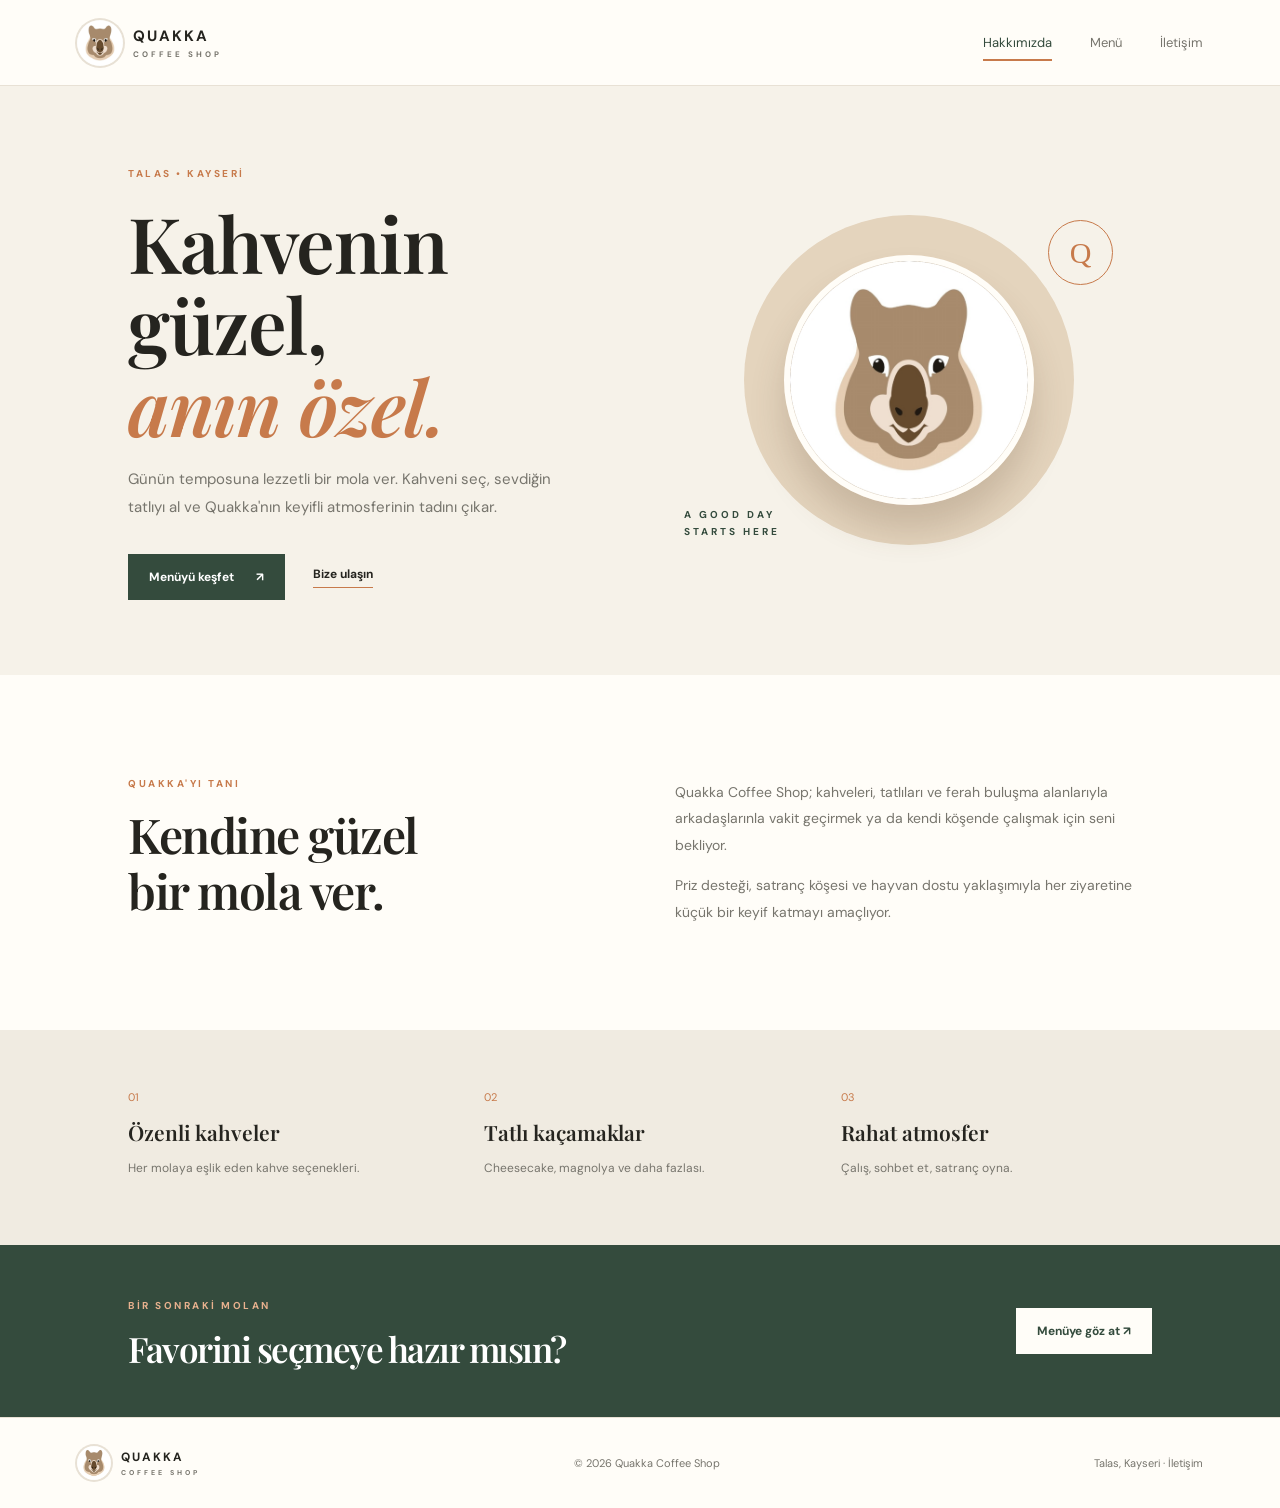
<file: index.html>
<!DOCTYPE html>
<html lang="tr">
<head>
  <meta charset="UTF-8">
  <meta name="viewport" content="width=device-width, initial-scale=1.0">
  <meta name="description" content="Quakka Coffee Shop - Talas, Kayseri. Kahve, tatlı ve keyifli molalar.">
  <title>Quakka Coffee Shop | Hakkımızda</title>
  <link rel="preconnect" href="https://fonts.googleapis.com">
  <link rel="preconnect" href="https://fonts.gstatic.com" crossorigin>
  <link href="https://fonts.googleapis.com/css2?family=DM+Sans:wght@400;500;600;700&family=Playfair+Display:wght@600;700&display=swap" rel="stylesheet">
  <link rel="icon" type="image/png" href="logo.png"><link rel="stylesheet" href="style.css">
</head>
<body>
<header class="site-header">
  <a class="brand" href="index.html"><img class="brand-logo" src="logo.png" alt="Quakka logosu"><span>QUAKKA<small>COFFEE SHOP</small></span></a>
  <button class="menu-toggle" aria-label="Menüyü aç" aria-expanded="false">☰</button>
  <nav class="nav">
    <a class="active" href="index.html">Hakkımızda</a>
    <a href="menu.html">Menü</a>
    <a href="contact.html">İletişim</a>
  </nav>
</header>
<main>
  <section class="hero">
    <div class="hero-copy">
      <span class="eyebrow">TALAS • KAYSERİ</span>
      <h1>Kahvenin güzel,<br><em>anın özel.</em></h1>
      <p>Günün temposuna lezzetli bir mola ver. Kahveni seç, sevdiğin tatlıyı al ve Quakka'nın keyifli atmosferinin tadını çıkar.</p>
      <div class="hero-actions"><a class="btn btn-primary" href="menu.html">Menüyü keşfet <span>↗</span></a><a class="text-link" href="contact.html">Bize ulaşın</a></div>
    </div>
    <div class="hero-art" role="img" aria-label="Kahve ve sıcak kafe atmosferi">
      <div class="art-circle"></div><img class="hero-logo" src="logo.png" alt="Quakka logosu">
      <span class="art-note">A GOOD DAY<br>STARTS HERE</span>
      <span class="art-stamp">Q</span>
    </div>
  </section>
  <section class="intro section-wrap">
    <div><span class="eyebrow">QUAKKA'YI TANI</span><h2>Kendine güzel<br>bir mola ver.</h2></div>
    <div class="intro-text"><p>Quakka Coffee Shop; kahveleri, tatlıları ve ferah buluşma alanlarıyla arkadaşlarınla vakit geçirmek ya da kendi köşende çalışmak için seni bekliyor.</p><p>Priz desteği, satranç köşesi ve hayvan dostu yaklaşımıyla her ziyaretine küçük bir keyif katmayı amaçlıyor.</p></div>
  </section>
  <section class="feature-strip">
    <div><span>01</span><h3>Özenli kahveler</h3><p>Her molaya eşlik eden kahve seçenekleri.</p></div>
    <div><span>02</span><h3>Tatlı kaçamaklar</h3><p>Cheesecake, magnolya ve daha fazlası.</p></div>
    <div><span>03</span><h3>Rahat atmosfer</h3><p>Çalış, sohbet et, satranç oyna.</p></div>
  </section>
  <section class="cta section-wrap"><div><span class="eyebrow">BİR SONRAKİ MOLAN</span><h2>Favorini seçmeye hazır mısın?</h2></div><a class="btn btn-light" href="menu.html">Menüye göz at ↗</a></section>
</main>
<footer><a class="brand footer-brand" href="index.html"><img class="brand-logo" src="logo.png" alt="Quakka logosu"><span>QUAKKA<small>COFFEE SHOP</small></span></a><p>© <span id="year"></span> Quakka Coffee Shop</p><a href="contact.html">Talas, Kayseri · İletişim</a></footer>
<script src="script.js"></script>
</body></html>
</file>
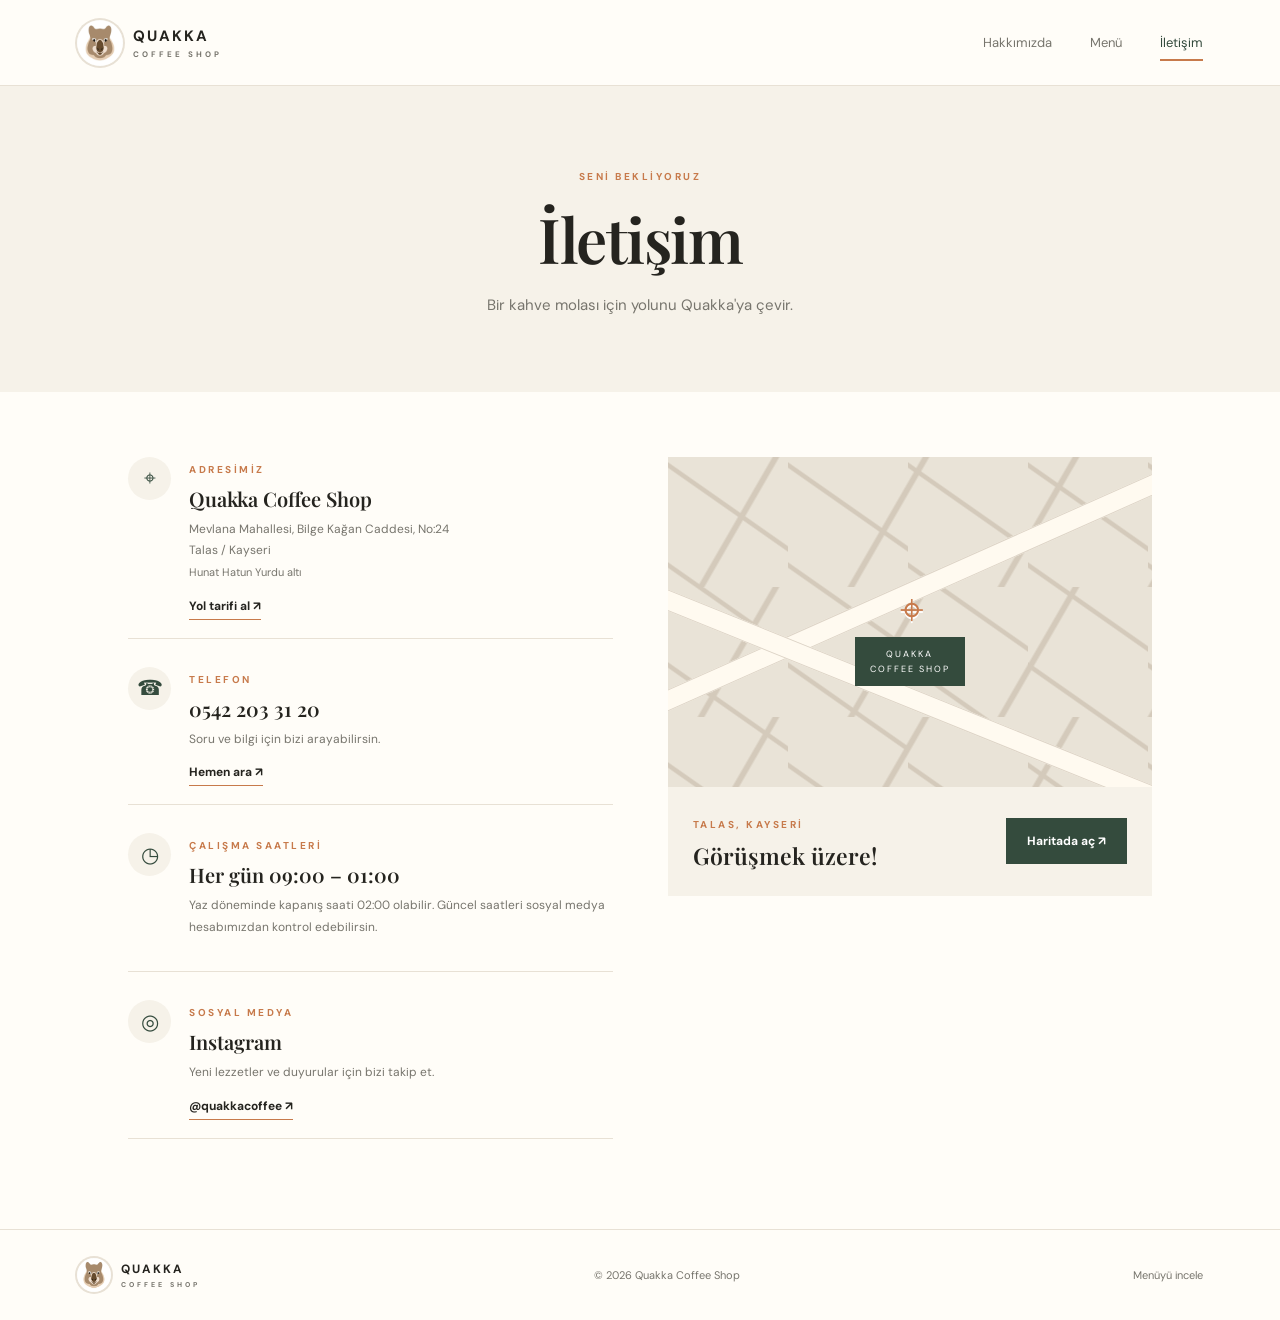
<file: contact.html>
<!DOCTYPE html>
<html lang="tr"><head><meta charset="UTF-8"><meta name="viewport" content="width=device-width, initial-scale=1.0"><meta name="description" content="Quakka Coffee Shop iletişim ve konum bilgileri."><title>İletişim | Quakka Coffee Shop</title><link rel="preconnect" href="https://fonts.googleapis.com"><link rel="preconnect" href="https://fonts.gstatic.com" crossorigin><link href="https://fonts.googleapis.com/css2?family=DM+Sans:wght@400;500;600;700&family=Playfair+Display:wght@600;700&display=swap" rel="stylesheet"><link rel="icon" type="image/png" href="logo.png"><link rel="stylesheet" href="style.css"></head>
<body><header class="site-header"><a class="brand" href="index.html"><img class="brand-logo" src="logo.png" alt="Quakka logosu"><span>QUAKKA<small>COFFEE SHOP</small></span></a><button class="menu-toggle" aria-label="Menüyü aç" aria-expanded="false">☰</button><nav class="nav"><a href="index.html">Hakkımızda</a><a href="menu.html">Menü</a><a class="active" href="contact.html">İletişim</a></nav></header>
<main><section class="page-hero"><span class="eyebrow">SENİ BEKLİYORUZ</span><h1>İletişim</h1><p>Bir kahve molası için yolunu Quakka'ya çevir.</p></section>
<section class="contact-layout section-wrap"><div class="contact-info">
  <div class="contact-card"><span class="contact-icon">⌖</span><div><span class="item-tag">ADRESİMİZ</span><h3>Quakka Coffee Shop</h3><p>Mevlana Mahallesi, Bilge Kağan Caddesi, No:24<br>Talas / Kayseri<br><small>Hunat Hatun Yurdu altı</small></p><a class="text-link" target="_blank" rel="noopener" href="https://www.google.com/maps/search/?api=1&query=Quakka+Coffee+Shop+Talas+Kayseri">Yol tarifi al ↗</a></div></div>
  <div class="contact-card"><span class="contact-icon">☎</span><div><span class="item-tag">TELEFON</span><h3>0542 203 31 20</h3><p>Soru ve bilgi için bizi arayabilirsin.</p><a class="text-link" href="tel:+905422033120">Hemen ara ↗</a></div></div>
  <div class="contact-card"><span class="contact-icon">◷</span><div><span class="item-tag">ÇALIŞMA SAATLERİ</span><h3>Her gün 09:00 – 01:00</h3><p>Yaz döneminde kapanış saati 02:00 olabilir. Güncel saatleri sosyal medya hesabımızdan kontrol edebilirsin.</p></div></div>
  <div class="contact-card"><span class="contact-icon">◎</span><div><span class="item-tag">SOSYAL MEDYA</span><h3>Instagram</h3><p>Yeni lezzetler ve duyurular için bizi takip et.</p><a class="text-link" target="_blank" rel="noopener" href="https://www.instagram.com/quakkacoffee/">@quakkacoffee ↗</a></div></div>
</div><div class="map-panel"><div class="map-art"><span class="map-pin">⌖</span><span class="map-label">QUAKKA<br>COFFEE SHOP</span><span class="map-road road-one"></span><span class="map-road road-two"></span></div><div class="map-bottom"><div><span class="eyebrow">TALAS, KAYSERİ</span><h3>Görüşmek üzere!</h3></div><a class="btn btn-primary" target="_blank" rel="noopener" href="https://www.google.com/maps/search/?api=1&query=Quakka+Coffee+Shop+Talas+Kayseri">Haritada aç ↗</a></div></div></section></main>
<footer><a class="brand footer-brand" href="index.html"><img class="brand-logo" src="logo.png" alt="Quakka logosu"><span>QUAKKA<small>COFFEE SHOP</small></span></a><p>© <span id="year"></span> Quakka Coffee Shop</p><a href="menu.html">Menüyü incele</a></footer><script src="script.js"></script></body></html>
</file>
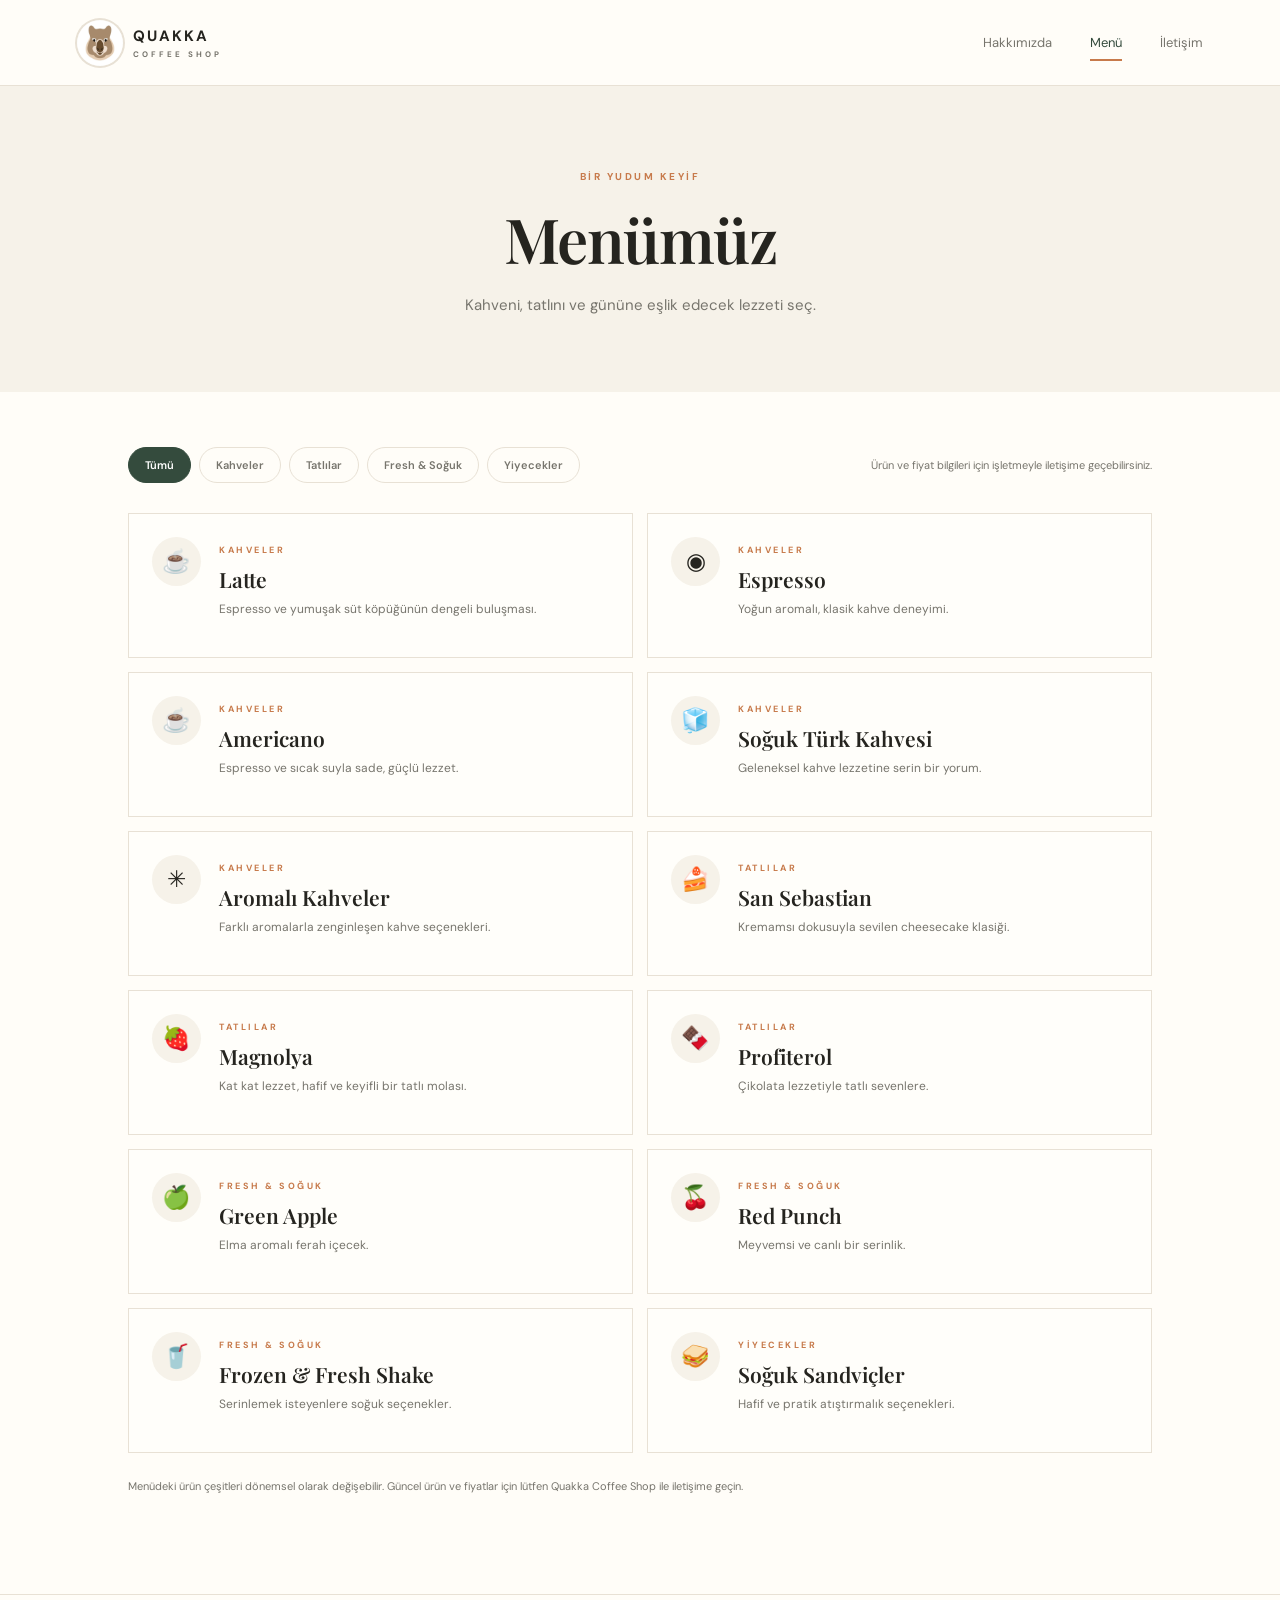
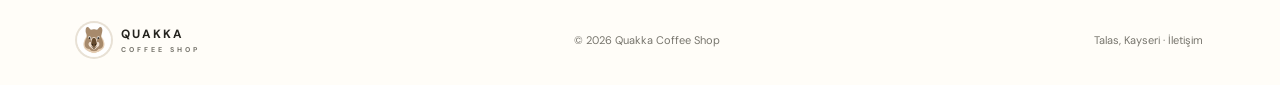
<file: menu.html>
<!DOCTYPE html>
<html lang="tr"><head><meta charset="UTF-8"><meta name="viewport" content="width=device-width, initial-scale=1.0"><meta name="description" content="Quakka Coffee Shop menüsü. Kahveler, tatlılar ve serin içecekler."><title>Menü | Quakka Coffee Shop</title><link rel="preconnect" href="https://fonts.googleapis.com"><link rel="preconnect" href="https://fonts.gstatic.com" crossorigin><link href="https://fonts.googleapis.com/css2?family=DM+Sans:wght@400;500;600;700&family=Playfair+Display:wght@600;700&display=swap" rel="stylesheet"><link rel="icon" type="image/png" href="logo.png"><link rel="stylesheet" href="style.css"></head>
<body><header class="site-header"><a class="brand" href="index.html"><img class="brand-logo" src="logo.png" alt="Quakka logosu"><span>QUAKKA<small>COFFEE SHOP</small></span></a><button class="menu-toggle" aria-label="Menüyü aç" aria-expanded="false">☰</button><nav class="nav"><a href="index.html">Hakkımızda</a><a class="active" href="menu.html">Menü</a><a href="contact.html">İletişim</a></nav></header>
<main><section class="page-hero"><span class="eyebrow">BİR YUDUM KEYİF</span><h1>Menümüz</h1><p>Kahveni, tatlını ve gününe eşlik edecek lezzeti seç.</p></section>
<section class="menu-section section-wrap">
  <div class="menu-toolbar"><div class="filters" role="group" aria-label="Menü kategorileri"><button class="filter active" data-filter="all">Tümü</button><button class="filter" data-filter="coffee">Kahveler</button><button class="filter" data-filter="sweet">Tatlılar</button><button class="filter" data-filter="fresh">Fresh & Soğuk</button><button class="filter" data-filter="food">Yiyecekler</button></div><p class="menu-note">Ürün ve fiyat bilgileri için işletmeyle iletişime geçebilirsiniz.</p></div>
  <div class="menu-grid">
    <article class="menu-card" data-category="coffee"><div class="menu-emoji">☕</div><div><span class="item-tag">KAHVELER</span><h3>Latte</h3><p>Espresso ve yumuşak süt köpüğünün dengeli buluşması.</p></div></article>
    <article class="menu-card" data-category="coffee"><div class="menu-emoji">◉</div><div><span class="item-tag">KAHVELER</span><h3>Espresso</h3><p>Yoğun aromalı, klasik kahve deneyimi.</p></div></article>
    <article class="menu-card" data-category="coffee"><div class="menu-emoji">☕</div><div><span class="item-tag">KAHVELER</span><h3>Americano</h3><p>Espresso ve sıcak suyla sade, güçlü lezzet.</p></div></article>
    <article class="menu-card" data-category="coffee"><div class="menu-emoji">🧊</div><div><span class="item-tag">KAHVELER</span><h3>Soğuk Türk Kahvesi</h3><p>Geleneksel kahve lezzetine serin bir yorum.</p></div></article>
    <article class="menu-card" data-category="coffee"><div class="menu-emoji">✳</div><div><span class="item-tag">KAHVELER</span><h3>Aromalı Kahveler</h3><p>Farklı aromalarla zenginleşen kahve seçenekleri.</p></div></article>
    <article class="menu-card" data-category="sweet"><div class="menu-emoji">🍰</div><div><span class="item-tag">TATLILAR</span><h3>San Sebastian</h3><p>Kremamsı dokusuyla sevilen cheesecake klasiği.</p></div></article>
    <article class="menu-card" data-category="sweet"><div class="menu-emoji">🍓</div><div><span class="item-tag">TATLILAR</span><h3>Magnolya</h3><p>Kat kat lezzet, hafif ve keyifli bir tatlı molası.</p></div></article>
    <article class="menu-card" data-category="sweet"><div class="menu-emoji">🍫</div><div><span class="item-tag">TATLILAR</span><h3>Profiterol</h3><p>Çikolata lezzetiyle tatlı sevenlere.</p></div></article>
    <article class="menu-card" data-category="fresh"><div class="menu-emoji">🍏</div><div><span class="item-tag">FRESH & SOĞUK</span><h3>Green Apple</h3><p>Elma aromalı ferah içecek.</p></div></article>
    <article class="menu-card" data-category="fresh"><div class="menu-emoji">🍒</div><div><span class="item-tag">FRESH & SOĞUK</span><h3>Red Punch</h3><p>Meyvemsi ve canlı bir serinlik.</p></div></article>
    <article class="menu-card" data-category="fresh"><div class="menu-emoji">🥤</div><div><span class="item-tag">FRESH & SOĞUK</span><h3>Frozen & Fresh Shake</h3><p>Serinlemek isteyenlere soğuk seçenekler.</p></div></article>
    <article class="menu-card" data-category="food"><div class="menu-emoji">🥪</div><div><span class="item-tag">YİYECEKLER</span><h3>Soğuk Sandviçler</h3><p>Hafif ve pratik atıştırmalık seçenekleri.</p></div></article>
  </div>
  <p class="disclaimer">Menüdeki ürün çeşitleri dönemsel olarak değişebilir. Güncel ürün ve fiyatlar için lütfen Quakka Coffee Shop ile iletişime geçin.</p>
</section></main>
<footer><a class="brand footer-brand" href="index.html"><img class="brand-logo" src="logo.png" alt="Quakka logosu"><span>QUAKKA<small>COFFEE SHOP</small></span></a><p>© <span id="year"></span> Quakka Coffee Shop</p><a href="contact.html">Talas, Kayseri · İletişim</a></footer><script src="script.js"></script></body></html>
</file>
<file: style.css>
:root{--ink:#25241f;--muted:#77756d;--cream:#f6f2e9;--paper:#fffdf8;--green:#344b3d;--orange:#c77a4b;--line:#e8e1d5}*{box-sizing:border-box}html{scroll-behavior:smooth}body{margin:0;background:var(--paper);color:var(--ink);font-family:'DM Sans',sans-serif}a{color:inherit;text-decoration:none}.site-header{height:86px;padding:0 max(6vw,24px);display:flex;align-items:center;justify-content:space-between;border-bottom:1px solid var(--line);background:rgba(255,253,248,.94);position:sticky;top:0;z-index:10;backdrop-filter:blur(12px)}.brand{display:flex;align-items:center;gap:10px;font-weight:700;letter-spacing:2px;font-size:15px}.brand small{display:block;font-size:8px;letter-spacing:3px;color:var(--muted);margin-top:3px}.brand-logo{width:46px;height:46px;border-radius:50%;object-fit:cover;flex:0 0 46px;box-shadow:0 0 0 2px var(--line)}.nav{display:flex;gap:38px}.nav a{font-size:13px;color:var(--muted);padding:34px 0;position:relative}.nav a:hover,.nav a.active{color:var(--green)}.nav a.active:after{content:'';position:absolute;bottom:24px;left:0;width:100%;height:2px;background:var(--orange)}.menu-toggle{display:none;background:none;border:0;font-size:25px;color:var(--green)}.hero{min-height:570px;padding:75px max(10vw,28px);display:grid;grid-template-columns:1fr 1fr;align-items:center;gap:50px;background:var(--cream);overflow:hidden}.eyebrow,.item-tag{font-size:10px;letter-spacing:2.5px;font-weight:700;color:var(--orange)}h1,h2{font-family:'Playfair Display',serif;font-weight:600;letter-spacing:-1.5px}.hero h1{font-size:clamp(52px,6vw,82px);line-height:1.06;margin:20px 0}.hero h1 em{color:var(--orange);font-weight:600}.hero-copy>p,.page-hero p{max-width:450px;color:var(--muted);line-height:1.85;font-size:15px}.hero-actions{display:flex;align-items:center;gap:28px;margin-top:32px}.btn{display:inline-flex;align-items:center;gap:22px;padding:15px 21px;font-size:12px;font-weight:700;transition:.2s}.btn-primary{background:var(--green);color:white}.btn-primary:hover{background:#24372b;transform:translateY(-2px)}.text-link{font-size:12px;font-weight:700;border-bottom:1px solid var(--orange);padding-bottom:5px}.hero-art{height:390px;position:relative;display:grid;place-items:center}.art-circle{width:330px;height:330px;border-radius:50%;background:#e4d4bd;position:absolute}.hero-logo{width:250px;height:250px;border-radius:50%;position:relative;z-index:1;box-shadow:0 25px 35px #59432c33;border:6px solid var(--paper)}.art-note{position:absolute;left:4%;bottom:35px;font-size:10px;letter-spacing:3px;line-height:1.7;color:var(--green);font-weight:700}.art-stamp{position:absolute;right:8%;top:35px;width:65px;height:65px;border:1px solid var(--orange);border-radius:50%;display:grid;place-items:center;color:var(--orange);font:30px Georgia}.section-wrap{padding:90px max(10vw,28px)}.intro{display:grid;grid-template-columns:1fr 1fr;gap:70px;align-items:center}.intro h2,.cta h2{font-size:48px;line-height:1.15;margin:15px 0}.intro-text{color:var(--muted);font-size:14px;line-height:1.9}.feature-strip{background:#f0ebe1;padding:55px max(10vw,28px);display:grid;grid-template-columns:repeat(3,1fr);gap:45px}.feature-strip>div>span{color:var(--orange);font-size:11px}.feature-strip h3{font:600 21px 'Playfair Display',serif;margin:12px 0 7px}.feature-strip p{font-size:12px;color:var(--muted);line-height:1.7}.cta{background:var(--green);color:#fff;display:flex;align-items:center;justify-content:space-between;padding-top:48px;padding-bottom:48px}.cta .eyebrow{color:#e8b18e}.cta h2{font-size:35px;margin-bottom:0}.btn-light{background:var(--paper);color:var(--green);white-space:nowrap}.page-hero{text-align:center;background:var(--cream);padding:78px 24px 72px}.page-hero h1{font-size:62px;margin:12px 0}.page-hero p{margin:0 auto}.menu-section{padding-top:55px}.menu-toolbar{display:flex;justify-content:space-between;gap:20px;align-items:center;margin-bottom:30px}.filters{display:flex;gap:8px;flex-wrap:wrap}.filter{border:1px solid var(--line);background:transparent;border-radius:30px;padding:10px 16px;font:600 11px 'DM Sans';color:var(--muted);cursor:pointer}.filter:hover,.filter.active{background:var(--green);border-color:var(--green);color:#fff}.menu-note,.disclaimer{font-size:11px;color:var(--muted)}.menu-grid{display:grid;grid-template-columns:repeat(2,1fr);gap:14px}.menu-card{border:1px solid var(--line);padding:23px;display:flex;gap:18px;align-items:flex-start;background:#fffefa;min-height:145px;transition:.2s}.menu-card:hover{border-color:#c7b49c;transform:translateY(-2px)}.menu-card[hidden]{display:none}.menu-emoji{width:49px;height:49px;flex:0 0 49px;border-radius:50%;background:var(--cream);display:grid;place-items:center;font-size:23px}.menu-card h3{font:600 21px 'Playfair Display',serif;margin:7px 0}.menu-card p{font-size:12px;line-height:1.6;color:var(--muted);margin:0}.menu-card .item-tag{font-size:9px}.disclaimer{margin-top:26px}.contact-layout{display:grid;grid-template-columns:1fr 1fr;gap:55px;padding-top:65px}.contact-info{display:grid;gap:28px}.contact-card{display:flex;gap:18px;padding-bottom:23px;border-bottom:1px solid var(--line)}.contact-icon{width:43px;height:43px;flex:0 0 43px;border-radius:50%;background:var(--cream);display:grid;place-items:center;color:var(--green);font-size:21px}.contact-card h3{font:600 20px 'Playfair Display',serif;margin:7px 0}.contact-card p{font-size:12px;color:var(--muted);line-height:1.8;margin:0 0 10px}.contact-card small{font-size:11px}.map-panel{background:var(--cream);align-self:start}.map-art{height:330px;position:relative;overflow:hidden;background-color:#e9e3d7;background-image:linear-gradient(35deg,transparent 48%,#d4cabb 49%,#d4cabb 51%,transparent 52%),linear-gradient(120deg,transparent 46%,#d4cabb 47%,#d4cabb 49%,transparent 50%);background-size:120px 100px,150px 130px;display:grid;place-items:center}.map-road{position:absolute;height:20px;width:130%;background:#fffaf0;border:1px solid #ded5c8;transform:rotate(-24deg)}.road-one{top:35%;left:-10%}.road-two{top:70%;left:-15%;transform:rotate(22deg)}.map-pin{position:absolute;z-index:2;top:38%;left:48%;font-size:42px;color:var(--orange);text-shadow:0 2px #fff}.map-label{z-index:2;background:var(--green);color:white;padding:10px 15px;font-size:9px;letter-spacing:2px;line-height:1.6;text-align:center;margin-top:80px}.map-bottom{padding:25px;display:flex;align-items:center;justify-content:space-between;gap:15px}.map-bottom h3{font:600 23px 'Playfair Display',serif;margin:7px 0 0}footer{border-top:1px solid var(--line);padding:27px max(6vw,24px);display:flex;align-items:center;justify-content:space-between;gap:20px}footer p,footer>a:last-child{font-size:11px;color:var(--muted)}.footer-brand .brand-logo{width:34px;height:34px;flex-basis:34px}.footer-brand{font-size:12px} .footer-brand small{font-size:7px}@media(max-width:760px){.site-header{height:72px}.menu-toggle{display:block}.nav{display:none;position:absolute;top:71px;left:0;right:0;background:var(--paper);padding:10px 25px 20px;box-shadow:0 12px 20px #0000000c;flex-direction:column;gap:0}.nav.open{display:flex}.nav a{padding:14px 0}.nav a.active:after{bottom:7px;width:35px}.hero{grid-template-columns:1fr;padding-top:65px;gap:15px}.hero-art{height:300px}.art-circle{width:260px;height:260px}.hero-logo{width:200px;height:200px}.intro,.contact-layout{grid-template-columns:1fr;gap:25px}.intro h2{font-size:40px}.feature-strip{grid-template-columns:1fr;gap:20px;padding-top:40px;padding-bottom:40px}.cta{align-items:flex-start;flex-direction:column}.cta h2{font-size:30px}.page-hero h1{font-size:48px}.menu-toolbar{align-items:flex-start;flex-direction:column}.menu-grid{grid-template-columns:1fr}.section-wrap{padding:60px 24px}.contact-layout{padding-top:45px}.map-art{height:260px}footer{flex-wrap:wrap}footer p{order:3;width:100%;margin:0}}@media(min-width:761px) and (max-width:1050px){.hero{padding-left:6vw;padding-right:6vw}.section-wrap{padding-left:7vw;padding-right:7vw}.menu-toolbar{align-items:flex-start;flex-direction:column}}
</file>
